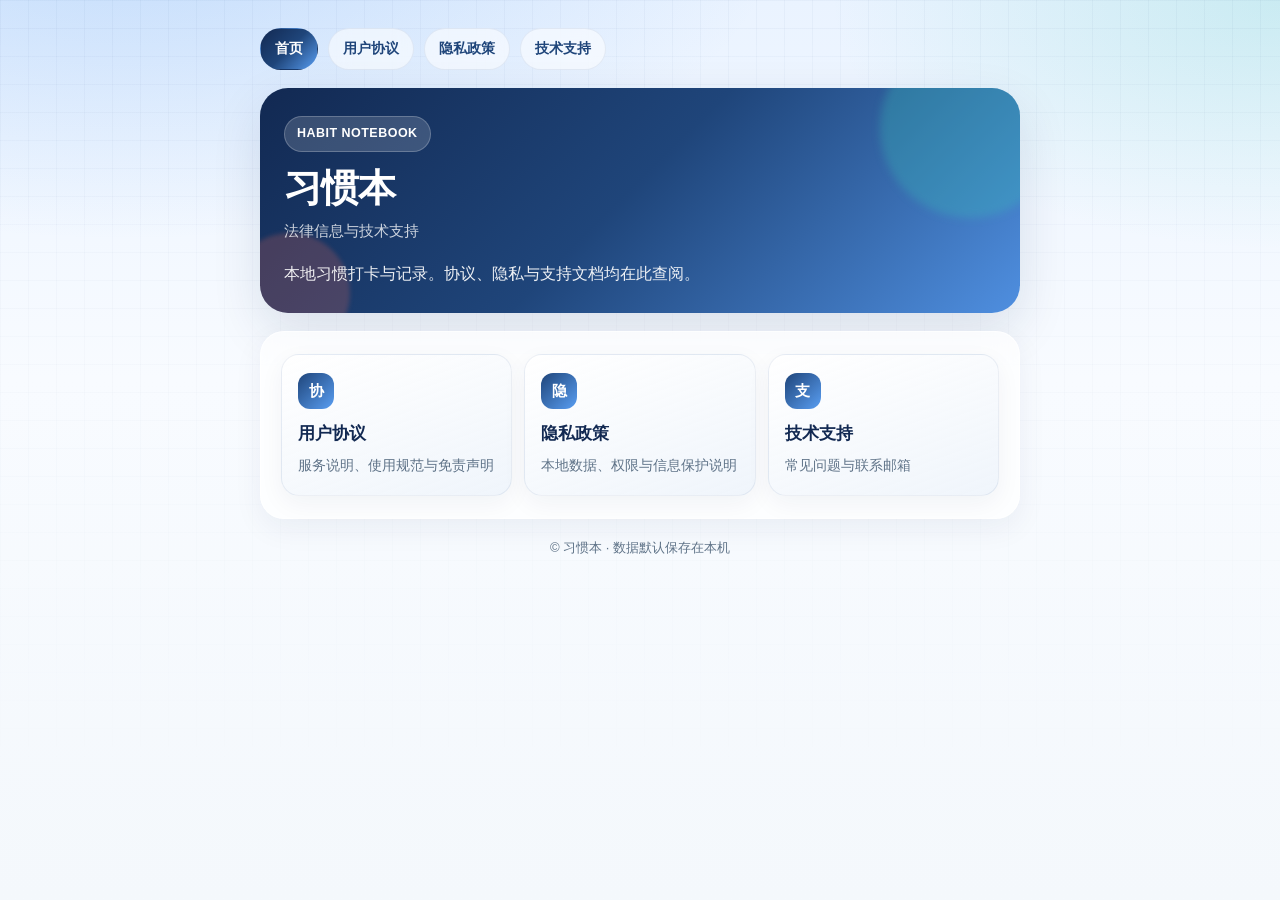
<file: index.html>
<!DOCTYPE html>
<html lang="zh-CN">
<head>
  <meta charset="utf-8" />
  <meta name="viewport" content="width=device-width, initial-scale=1" />
  <title>习惯本 - 法律信息</title>
  <link rel="stylesheet" href="./styles.css" />
</head>
<body>
  <div class="page">
    <nav class="nav">
      <a class="active" href="./index.html">首页</a>
      <a href="./user-agreement.html">用户协议</a>
      <a href="./privacy-policy.html">隐私政策</a>
      <a href="./support.html">技术支持</a>
    </nav>

    <header class="hero">
      <div class="hero-badge">Habit Notebook</div>
      <h1>习惯本</h1>
      <p class="meta">法律信息与技术支持</p>
      <p class="lead">本地习惯打卡与记录。协议、隐私与支持文档均在此查阅。</p>
    </header>

    <section class="panel">
      <div class="link-grid">
        <a class="link-card" href="./user-agreement.html">
          <div class="emoji">协</div>
          <h3>用户协议</h3>
          <p>服务说明、使用规范与免责声明</p>
        </a>
        <a class="link-card" href="./privacy-policy.html">
          <div class="emoji">隐</div>
          <h3>隐私政策</h3>
          <p>本地数据、权限与信息保护说明</p>
        </a>
        <a class="link-card" href="./support.html">
          <div class="emoji">支</div>
          <h3>技术支持</h3>
          <p>常见问题与联系邮箱</p>
        </a>
      </div>
    </section>

    <p class="footer">© 习惯本 · 数据默认保存在本机</p>
  </div>
</body>
</html>
</file>
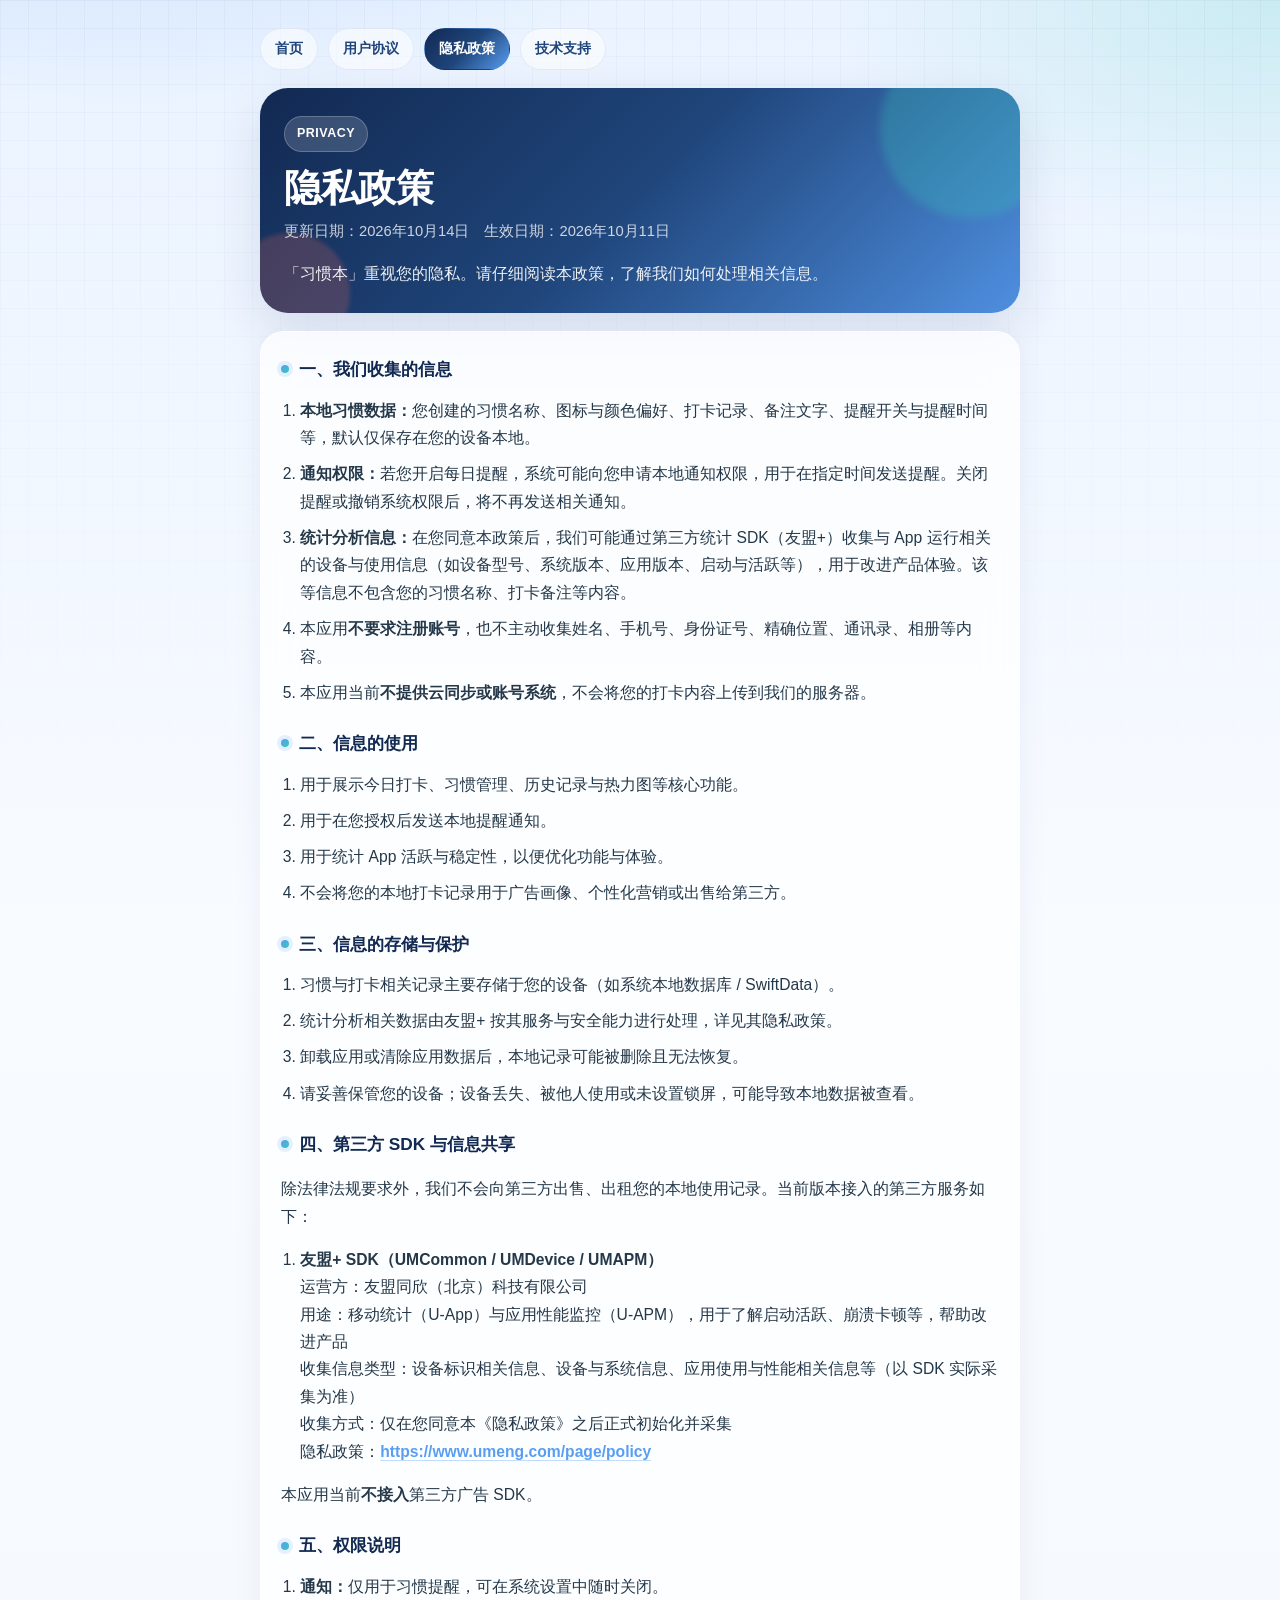
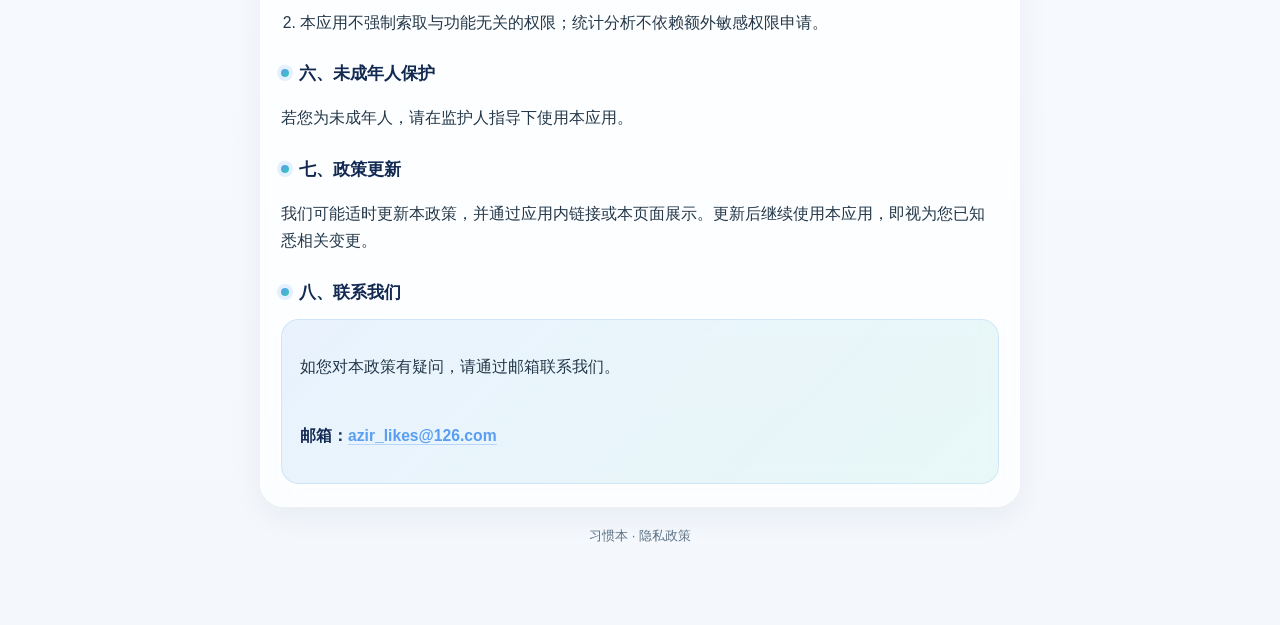
<file: privacy-policy.html>
<!DOCTYPE html>
<html lang="zh-CN">
<head>
  <meta charset="utf-8" />
  <meta name="viewport" content="width=device-width, initial-scale=1" />
  <title>隐私政策 - 习惯本</title>
  <link rel="stylesheet" href="./styles.css" />
</head>
<body>
  <div class="page">
    <nav class="nav">
      <a href="./index.html">首页</a>
      <a href="./user-agreement.html">用户协议</a>
      <a class="active" href="./privacy-policy.html">隐私政策</a>
      <a href="./support.html">技术支持</a>
    </nav>

    <header class="hero">
      <div class="hero-badge">Privacy</div>
      <h1>隐私政策</h1>
      <p class="meta">更新日期：2026年10月14日　生效日期：2026年10月11日</p>
      <p class="lead">「习惯本」重视您的隐私。请仔细阅读本政策，了解我们如何处理相关信息。</p>
    </header>

    <main class="panel">
      <section class="section">
        <h2>一、我们收集的信息</h2>
        <ol>
          <li><strong>本地习惯数据：</strong>您创建的习惯名称、图标与颜色偏好、打卡记录、备注文字、提醒开关与提醒时间等，默认仅保存在您的设备本地。</li>
          <li><strong>通知权限：</strong>若您开启每日提醒，系统可能向您申请本地通知权限，用于在指定时间发送提醒。关闭提醒或撤销系统权限后，将不再发送相关通知。</li>
          <li><strong>统计分析信息：</strong>在您同意本政策后，我们可能通过第三方统计 SDK（友盟+）收集与 App 运行相关的设备与使用信息（如设备型号、系统版本、应用版本、启动与活跃等），用于改进产品体验。该等信息不包含您的习惯名称、打卡备注等内容。</li>
          <li>本应用<strong>不要求注册账号</strong>，也不主动收集姓名、手机号、身份证号、精确位置、通讯录、相册等内容。</li>
          <li>本应用当前<strong>不提供云同步或账号系统</strong>，不会将您的打卡内容上传到我们的服务器。</li>
        </ol>
      </section>

      <section class="section">
        <h2>二、信息的使用</h2>
        <ol>
          <li>用于展示今日打卡、习惯管理、历史记录与热力图等核心功能。</li>
          <li>用于在您授权后发送本地提醒通知。</li>
          <li>用于统计 App 活跃与稳定性，以便优化功能与体验。</li>
          <li>不会将您的本地打卡记录用于广告画像、个性化营销或出售给第三方。</li>
        </ol>
      </section>

      <section class="section">
        <h2>三、信息的存储与保护</h2>
        <ol>
          <li>习惯与打卡相关记录主要存储于您的设备（如系统本地数据库 / SwiftData）。</li>
          <li>统计分析相关数据由友盟+ 按其服务与安全能力进行处理，详见其隐私政策。</li>
          <li>卸载应用或清除应用数据后，本地记录可能被删除且无法恢复。</li>
          <li>请妥善保管您的设备；设备丢失、被他人使用或未设置锁屏，可能导致本地数据被查看。</li>
        </ol>
      </section>

      <section class="section">
        <h2>四、第三方 SDK 与信息共享</h2>
        <p>除法律法规要求外，我们不会向第三方出售、出租您的本地使用记录。当前版本接入的第三方服务如下：</p>
        <ol>
          <li>
            <strong>友盟+ SDK（UMCommon / UMDevice / UMAPM）</strong><br />
            运营方：友盟同欣（北京）科技有限公司<br />
            用途：移动统计（U-App）与应用性能监控（U-APM），用于了解启动活跃、崩溃卡顿等，帮助改进产品<br />
            收集信息类型：设备标识相关信息、设备与系统信息、应用使用与性能相关信息等（以 SDK 实际采集为准）<br />
            收集方式：仅在您同意本《隐私政策》之后正式初始化并采集<br />
            隐私政策：<a href="https://www.umeng.com/page/policy" target="_blank" rel="noopener">https://www.umeng.com/page/policy</a>
          </li>
        </ol>
        <p>本应用当前<strong>不接入</strong>第三方广告 SDK。</p>
      </section>

      <section class="section">
        <h2>五、权限说明</h2>
        <ol>
          <li><strong>通知：</strong>仅用于习惯提醒，可在系统设置中随时关闭。</li>
          <li>本应用不强制索取与功能无关的权限；统计分析不依赖额外敏感权限申请。</li>
        </ol>
      </section>

      <section class="section">
        <h2>六、未成年人保护</h2>
        <p>若您为未成年人，请在监护人指导下使用本应用。</p>
      </section>

      <section class="section">
        <h2>七、政策更新</h2>
        <p>我们可能适时更新本政策，并通过应用内链接或本页面展示。更新后继续使用本应用，即视为您已知悉相关变更。</p>
      </section>

      <section class="section">
        <h2>八、联系我们</h2>
        <div class="contact-card">
          <p>如您对本政策有疑问，请通过邮箱联系我们。</p>
          <p><strong>邮箱：</strong><a href="mailto:azir_likes@126.com">azir_likes@126.com</a></p>
        </div>
      </section>
    </main>

    <p class="footer">习惯本 · 隐私政策</p>
  </div>
</body>
</html>
</file>
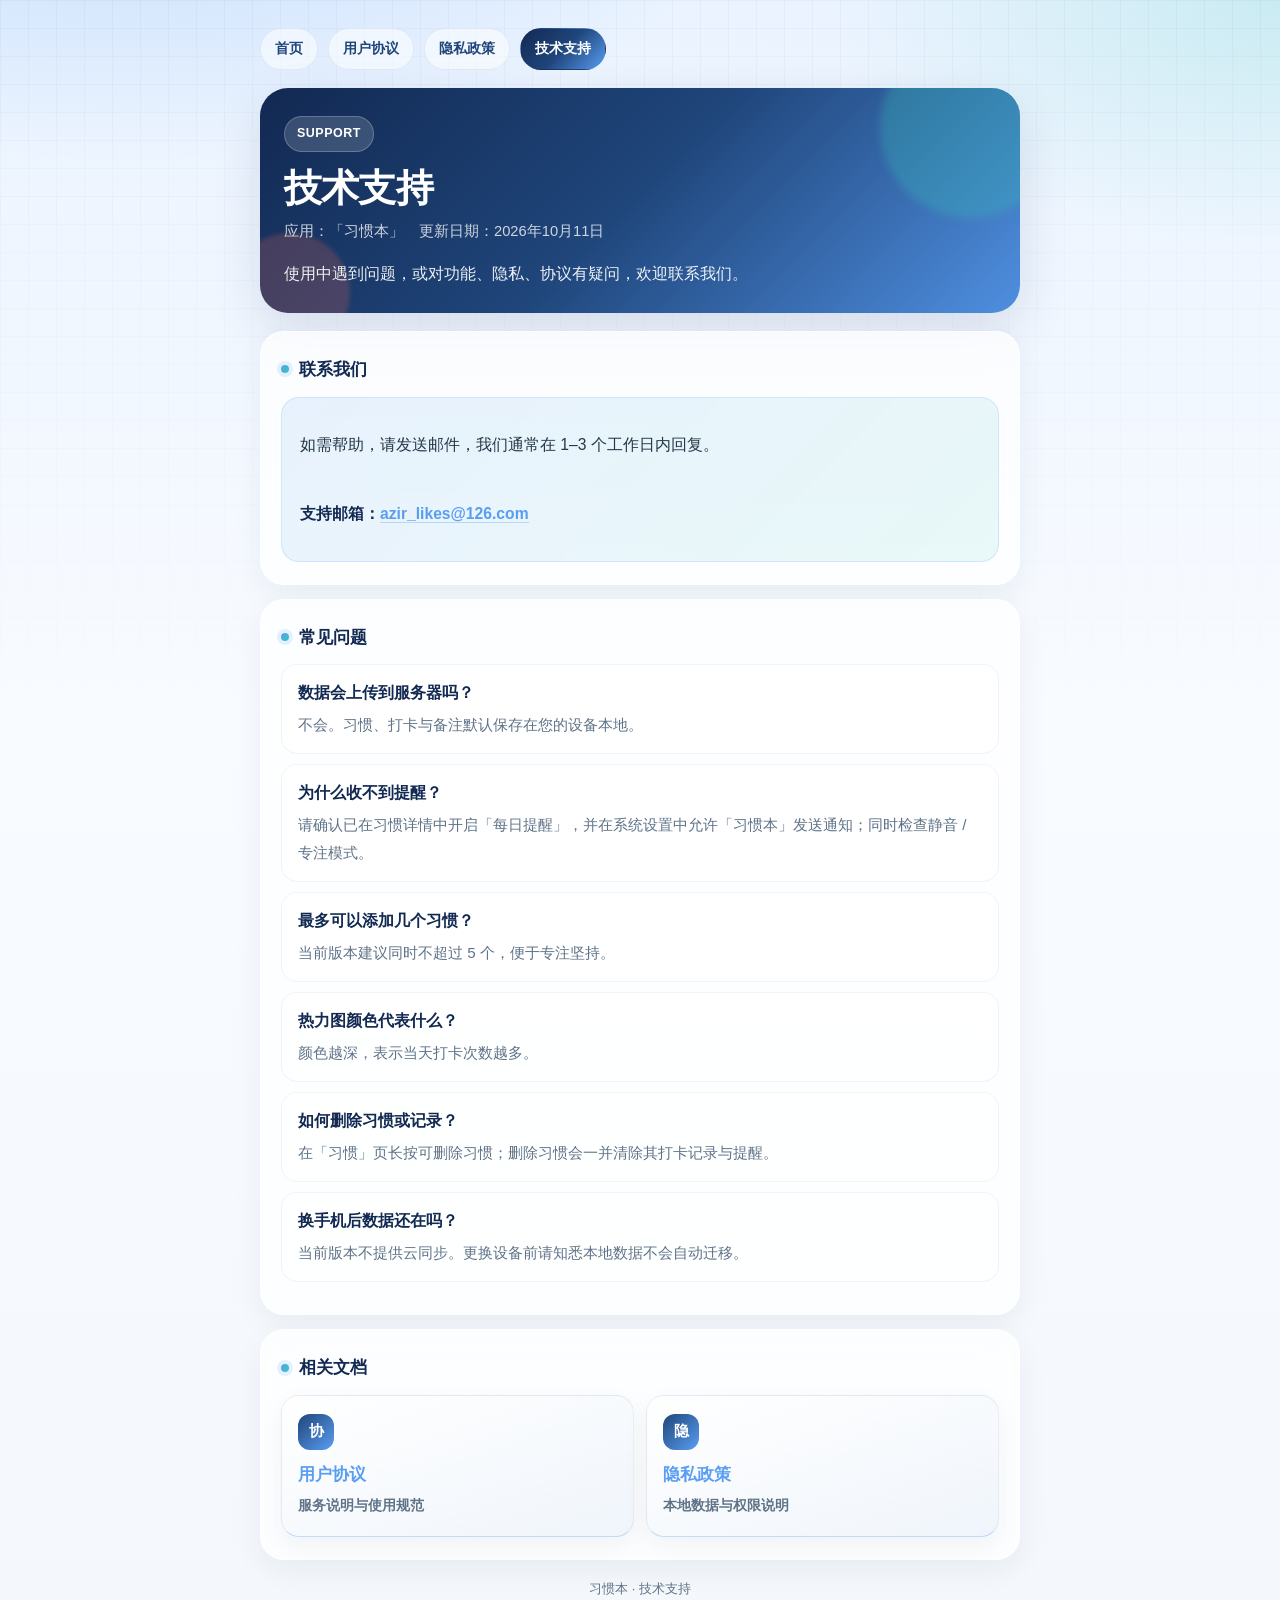
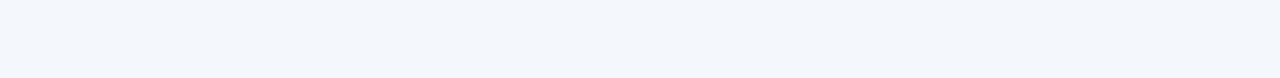
<file: support.html>
<!DOCTYPE html>
<html lang="zh-CN">
<head>
  <meta charset="utf-8" />
  <meta name="viewport" content="width=device-width, initial-scale=1" />
  <title>技术支持 - 习惯本</title>
  <link rel="stylesheet" href="./styles.css" />
</head>
<body>
  <div class="page">
    <nav class="nav">
      <a href="./index.html">首页</a>
      <a href="./user-agreement.html">用户协议</a>
      <a href="./privacy-policy.html">隐私政策</a>
      <a class="active" href="./support.html">技术支持</a>
    </nav>

    <header class="hero">
      <div class="hero-badge">Support</div>
      <h1>技术支持</h1>
      <p class="meta">应用：「习惯本」　更新日期：2026年10月11日</p>
      <p class="lead">使用中遇到问题，或对功能、隐私、协议有疑问，欢迎联系我们。</p>
    </header>

    <section class="panel">
      <div class="section">
        <h2>联系我们</h2>
        <div class="contact-card">
          <p>如需帮助，请发送邮件，我们通常在 1–3 个工作日内回复。</p>
          <p><strong>支持邮箱：</strong><a href="mailto:azir_likes@126.com">azir_likes@126.com</a></p>
        </div>
      </div>
    </section>

    <section class="panel">
      <div class="section">
        <h2>常见问题</h2>
        <div class="faq-item">
          <strong>数据会上传到服务器吗？</strong>
          <span>不会。习惯、打卡与备注默认保存在您的设备本地。</span>
        </div>
        <div class="faq-item">
          <strong>为什么收不到提醒？</strong>
          <span>请确认已在习惯详情中开启「每日提醒」，并在系统设置中允许「习惯本」发送通知；同时检查静音 / 专注模式。</span>
        </div>
        <div class="faq-item">
          <strong>最多可以添加几个习惯？</strong>
          <span>当前版本建议同时不超过 5 个，便于专注坚持。</span>
        </div>
        <div class="faq-item">
          <strong>热力图颜色代表什么？</strong>
          <span>颜色越深，表示当天打卡次数越多。</span>
        </div>
        <div class="faq-item">
          <strong>如何删除习惯或记录？</strong>
          <span>在「习惯」页长按可删除习惯；删除习惯会一并清除其打卡记录与提醒。</span>
        </div>
        <div class="faq-item">
          <strong>换手机后数据还在吗？</strong>
          <span>当前版本不提供云同步。更换设备前请知悉本地数据不会自动迁移。</span>
        </div>
      </div>
    </section>

    <section class="panel">
      <div class="section">
        <h2>相关文档</h2>
        <div class="link-grid">
          <a class="link-card" href="./user-agreement.html">
            <div class="emoji">协</div>
            <h3>用户协议</h3>
            <p>服务说明与使用规范</p>
          </a>
          <a class="link-card" href="./privacy-policy.html">
            <div class="emoji">隐</div>
            <h3>隐私政策</h3>
            <p>本地数据与权限说明</p>
          </a>
        </div>
      </div>
    </section>

    <p class="footer">习惯本 · 技术支持</p>
  </div>
</body>
</html>
</file>
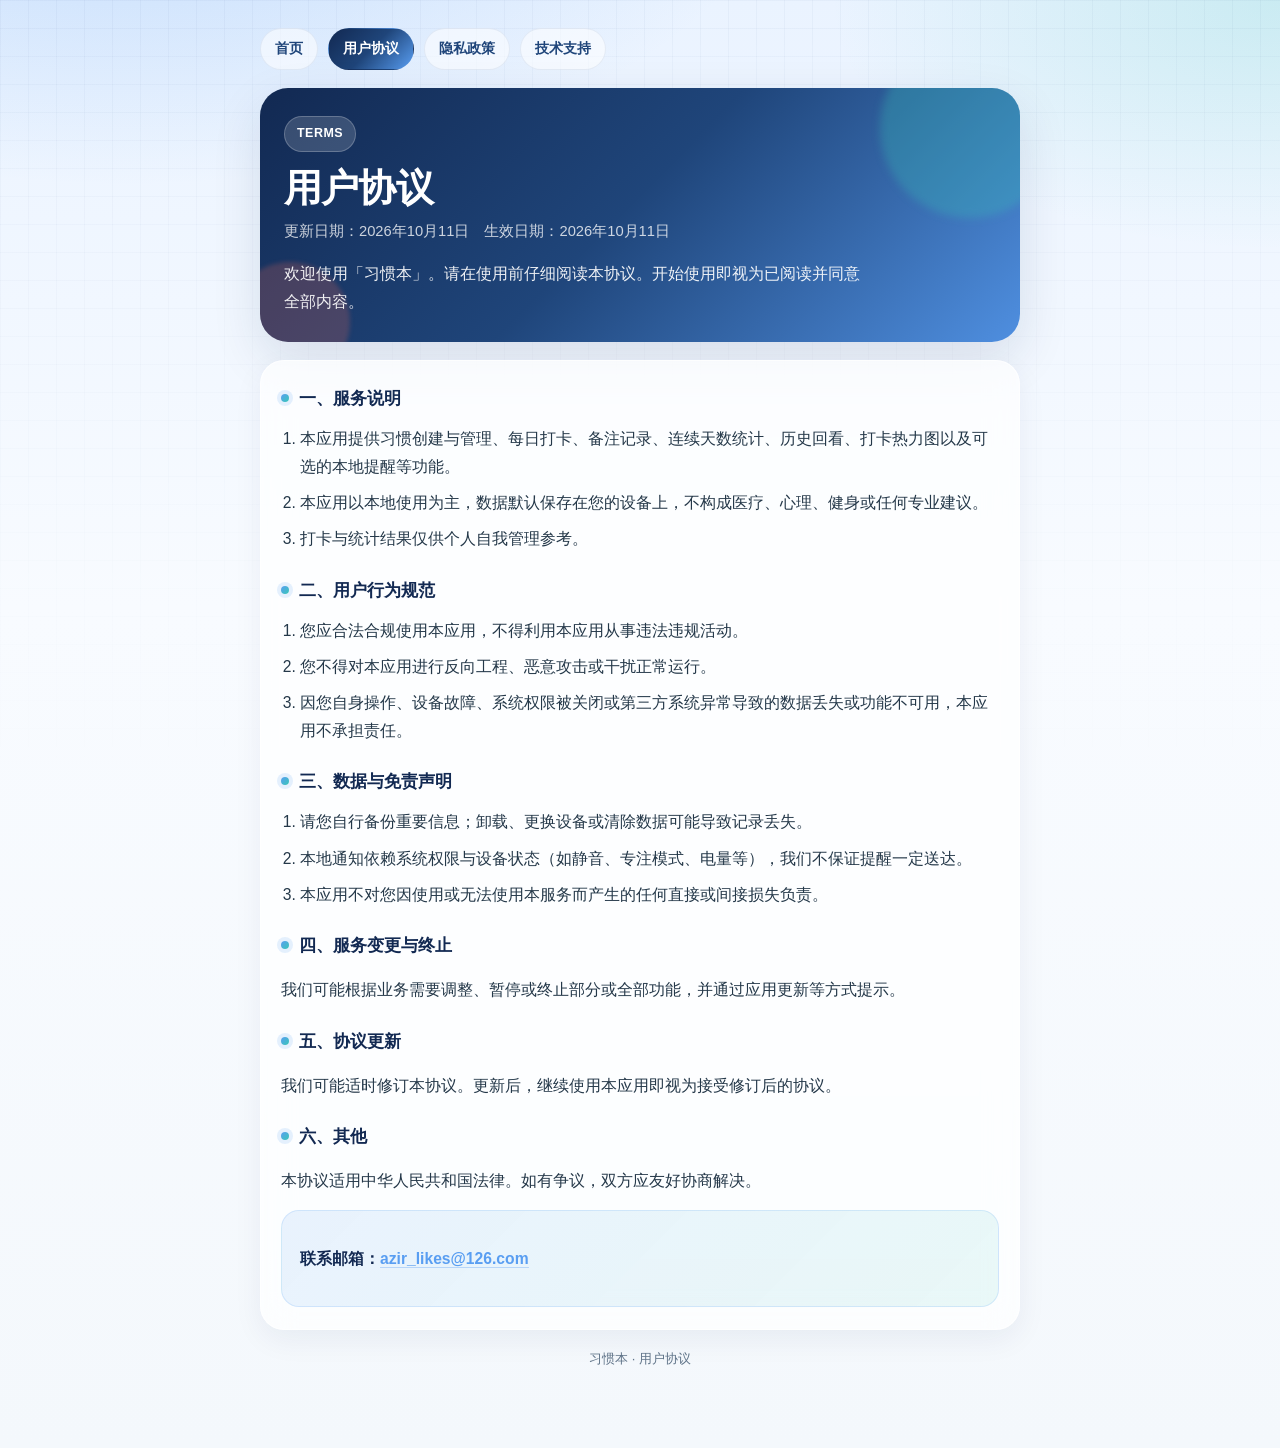
<file: user-agreement.html>
<!DOCTYPE html>
<html lang="zh-CN">
<head>
  <meta charset="utf-8" />
  <meta name="viewport" content="width=device-width, initial-scale=1" />
  <title>用户协议 - 习惯本</title>
  <link rel="stylesheet" href="./styles.css" />
</head>
<body>
  <div class="page">
    <nav class="nav">
      <a href="./index.html">首页</a>
      <a class="active" href="./user-agreement.html">用户协议</a>
      <a href="./privacy-policy.html">隐私政策</a>
      <a href="./support.html">技术支持</a>
    </nav>

    <header class="hero">
      <div class="hero-badge">Terms</div>
      <h1>用户协议</h1>
      <p class="meta">更新日期：2026年10月11日　生效日期：2026年10月11日</p>
      <p class="lead">欢迎使用「习惯本」。请在使用前仔细阅读本协议。开始使用即视为已阅读并同意全部内容。</p>
    </header>

    <main class="panel">
      <section class="section">
        <h2>一、服务说明</h2>
        <ol>
          <li>本应用提供习惯创建与管理、每日打卡、备注记录、连续天数统计、历史回看、打卡热力图以及可选的本地提醒等功能。</li>
          <li>本应用以本地使用为主，数据默认保存在您的设备上，不构成医疗、心理、健身或任何专业建议。</li>
          <li>打卡与统计结果仅供个人自我管理参考。</li>
        </ol>
      </section>

      <section class="section">
        <h2>二、用户行为规范</h2>
        <ol>
          <li>您应合法合规使用本应用，不得利用本应用从事违法违规活动。</li>
          <li>您不得对本应用进行反向工程、恶意攻击或干扰正常运行。</li>
          <li>因您自身操作、设备故障、系统权限被关闭或第三方系统异常导致的数据丢失或功能不可用，本应用不承担责任。</li>
        </ol>
      </section>

      <section class="section">
        <h2>三、数据与免责声明</h2>
        <ol>
          <li>请您自行备份重要信息；卸载、更换设备或清除数据可能导致记录丢失。</li>
          <li>本地通知依赖系统权限与设备状态（如静音、专注模式、电量等），我们不保证提醒一定送达。</li>
          <li>本应用不对您因使用或无法使用本服务而产生的任何直接或间接损失负责。</li>
        </ol>
      </section>

      <section class="section">
        <h2>四、服务变更与终止</h2>
        <p>我们可能根据业务需要调整、暂停或终止部分或全部功能，并通过应用更新等方式提示。</p>
      </section>

      <section class="section">
        <h2>五、协议更新</h2>
        <p>我们可能适时修订本协议。更新后，继续使用本应用即视为接受修订后的协议。</p>
      </section>

      <section class="section">
        <h2>六、其他</h2>
        <p>本协议适用中华人民共和国法律。如有争议，双方应友好协商解决。</p>
        <div class="contact-card" style="margin-top: 12px;">
          <p><strong>联系邮箱：</strong><a href="mailto:azir_likes@126.com">azir_likes@126.com</a></p>
        </div>
      </section>
    </main>

    <p class="footer">习惯本 · 用户协议</p>
  </div>
</body>
</html>
</file>
<file: styles.css>
:root {
  --ink: #1f457a;
  --ink-deep: #122952;
  --sky: #599ef2;
  --aqua: #38c7b8;
  --mark: #f26b59;
  --mist: #eef4fb;
  --paper: #f8fbff;
  --text: #1a2b3c;
  --muted: #5f7388;
  --glass: rgba(255, 255, 255, 0.72);
  --stroke: rgba(255, 255, 255, 0.65);
  --shadow: 0 18px 50px rgba(18, 41, 82, 0.12);
}

* { box-sizing: border-box; }

html, body {
  margin: 0;
  min-height: 100%;
}

body {
  font-family: "Avenir Next", "PingFang SC", "Hiragino Sans GB", "Microsoft YaHei", -apple-system, sans-serif;
  color: var(--text);
  line-height: 1.75;
  background:
    radial-gradient(1200px 600px at 10% -10%, rgba(89, 158, 242, 0.28), transparent 55%),
    radial-gradient(900px 500px at 100% 0%, rgba(56, 199, 184, 0.18), transparent 50%),
    linear-gradient(180deg, #eaf3ff 0%, var(--paper) 42%, #f4f8fc 100%);
  overflow-x: hidden;
}

body::before {
  content: "";
  position: fixed;
  inset: 0;
  background-image:
    linear-gradient(rgba(31, 69, 122, 0.035) 1px, transparent 1px),
    linear-gradient(90deg, rgba(31, 69, 122, 0.035) 1px, transparent 1px);
  background-size: 28px 28px;
  pointer-events: none;
  z-index: 0;
  mask-image: linear-gradient(180deg, #000 0%, transparent 88%);
}

.page {
  position: relative;
  z-index: 1;
  width: min(760px, calc(100% - 32px));
  margin: 0 auto;
  padding: 28px 0 64px;
}

.nav {
  display: flex;
  flex-wrap: wrap;
  gap: 10px;
  margin-bottom: 18px;
  animation: rise 0.55s ease both;
}

.nav a {
  text-decoration: none;
  color: var(--ink);
  font-size: 0.86rem;
  font-weight: 600;
  padding: 8px 14px;
  border-radius: 999px;
  background: rgba(255, 255, 255, 0.55);
  border: 1px solid rgba(31, 69, 122, 0.08);
  backdrop-filter: blur(10px);
  transition: transform 0.2s ease, background 0.2s ease, color 0.2s ease;
}

.nav a:hover {
  transform: translateY(-1px);
  background: #fff;
  color: var(--sky);
}

.nav a.active {
  color: #fff;
  background: linear-gradient(135deg, var(--ink-deep), var(--ink), var(--sky));
  border-color: transparent;
}

.hero {
  position: relative;
  overflow: hidden;
  border-radius: 28px;
  padding: 28px 24px 26px;
  color: #fff;
  background: linear-gradient(135deg, var(--ink-deep) 0%, var(--ink) 48%, #4f8fe0 100%);
  box-shadow: var(--shadow);
  margin-bottom: 18px;
  animation: rise 0.65s ease both;
}

.hero::before {
  content: "";
  position: absolute;
  width: 180px;
  height: 180px;
  right: -40px;
  top: -50px;
  border-radius: 50%;
  background: rgba(56, 199, 184, 0.28);
  filter: blur(4px);
  animation: float 5s ease-in-out infinite;
}

.hero::after {
  content: "";
  position: absolute;
  width: 120px;
  height: 120px;
  left: -30px;
  bottom: -40px;
  border-radius: 50%;
  background: rgba(242, 107, 89, 0.22);
  filter: blur(2px);
  animation: float 6.5s ease-in-out infinite reverse;
}

.hero-badge {
  display: inline-flex;
  align-items: center;
  gap: 8px;
  font-size: 0.78rem;
  font-weight: 700;
  letter-spacing: 0.04em;
  text-transform: uppercase;
  padding: 6px 12px;
  border-radius: 999px;
  background: rgba(255, 255, 255, 0.16);
  border: 1px solid rgba(255, 255, 255, 0.22);
  margin-bottom: 14px;
}

.hero h1 {
  position: relative;
  z-index: 1;
  margin: 0 0 8px;
  font-size: clamp(1.8rem, 4vw, 2.35rem);
  line-height: 1.2;
  font-weight: 800;
  letter-spacing: -0.02em;
}

.hero .meta {
  position: relative;
  z-index: 1;
  margin: 0;
  color: rgba(255, 255, 255, 0.78);
  font-size: 0.92rem;
}

.hero .lead {
  position: relative;
  z-index: 1;
  margin: 14px 0 0;
  color: rgba(255, 255, 255, 0.92);
  font-size: 1.02rem;
  max-width: 36em;
}

.panel {
  background: var(--glass);
  border: 1px solid var(--stroke);
  border-radius: 24px;
  padding: 22px 20px;
  backdrop-filter: blur(16px);
  box-shadow: 0 10px 30px rgba(18, 41, 82, 0.06);
  animation: rise 0.75s ease both;
}

.panel + .panel { margin-top: 14px; }

.section {
  margin: 0 0 22px;
}

.section:last-child { margin-bottom: 0; }

.section h2 {
  display: flex;
  align-items: center;
  gap: 10px;
  margin: 0 0 12px;
  font-size: 1.08rem;
  color: var(--ink-deep);
}

.section h2::before {
  content: "";
  width: 8px;
  height: 8px;
  border-radius: 50%;
  background: linear-gradient(135deg, var(--sky), var(--aqua));
  box-shadow: 0 0 0 4px rgba(89, 158, 242, 0.15);
  flex: 0 0 auto;
}

.section p,
.section li {
  font-size: 0.98rem;
  color: #243849;
}

.section ol,
.section ul {
  margin: 0;
  padding-left: 1.2rem;
}

.section li { margin: 0.55rem 0; }

.section a {
  color: var(--sky);
  font-weight: 600;
  text-decoration: none;
  border-bottom: 1px solid rgba(89, 158, 242, 0.35);
}

.section a:hover { color: var(--ink); }

.contact-card {
  display: grid;
  gap: 10px;
  padding: 18px;
  border-radius: 18px;
  background: linear-gradient(135deg, rgba(89, 158, 242, 0.12), rgba(56, 199, 184, 0.1));
  border: 1px solid rgba(89, 158, 242, 0.18);
}

.contact-card strong { color: var(--ink-deep); }

.faq-item {
  padding: 14px 16px;
  border-radius: 16px;
  background: rgba(255, 255, 255, 0.65);
  border: 1px solid rgba(31, 69, 122, 0.06);
  margin: 10px 0;
  transition: transform 0.2s ease, box-shadow 0.2s ease;
}

.faq-item:hover {
  transform: translateY(-2px);
  box-shadow: 0 10px 24px rgba(18, 41, 82, 0.08);
}

.faq-item strong {
  display: block;
  color: var(--ink-deep);
  margin-bottom: 4px;
}

.faq-item span {
  color: var(--muted);
  font-size: 0.95rem;
}

.link-grid {
  display: grid;
  grid-template-columns: repeat(auto-fit, minmax(180px, 1fr));
  gap: 12px;
}

.link-card {
  display: block;
  text-decoration: none;
  color: var(--ink-deep);
  padding: 18px 16px;
  border-radius: 18px;
  background: linear-gradient(160deg, #fff, rgba(238, 244, 251, 0.9));
  border: 1px solid rgba(31, 69, 122, 0.08);
  box-shadow: 0 8px 24px rgba(18, 41, 82, 0.05);
  transition: transform 0.22s ease, box-shadow 0.22s ease;
}

.link-card:hover {
  transform: translateY(-3px);
  box-shadow: 0 14px 34px rgba(18, 41, 82, 0.12);
}

.link-card .emoji {
  display: inline-flex;
  width: 36px;
  height: 36px;
  border-radius: 12px;
  align-items: center;
  justify-content: center;
  margin-bottom: 10px;
  background: linear-gradient(135deg, var(--ink), var(--sky));
  color: #fff;
  font-size: 0.95rem;
  font-weight: 800;
}

.link-card h3 {
  margin: 0 0 4px;
  font-size: 1.05rem;
}

.link-card p {
  margin: 0;
  color: var(--muted);
  font-size: 0.88rem;
}

.footer {
  margin-top: 18px;
  text-align: center;
  color: var(--muted);
  font-size: 0.82rem;
  animation: rise 0.85s ease both;
}

@keyframes rise {
  from { opacity: 0; transform: translateY(14px); }
  to { opacity: 1; transform: translateY(0); }
}

@keyframes float {
  0%, 100% { transform: translateY(0); }
  50% { transform: translateY(10px); }
}

@media (max-width: 520px) {
  .hero { border-radius: 22px; padding: 22px 18px; }
  .panel { border-radius: 20px; padding: 18px 16px; }
}
</file>
